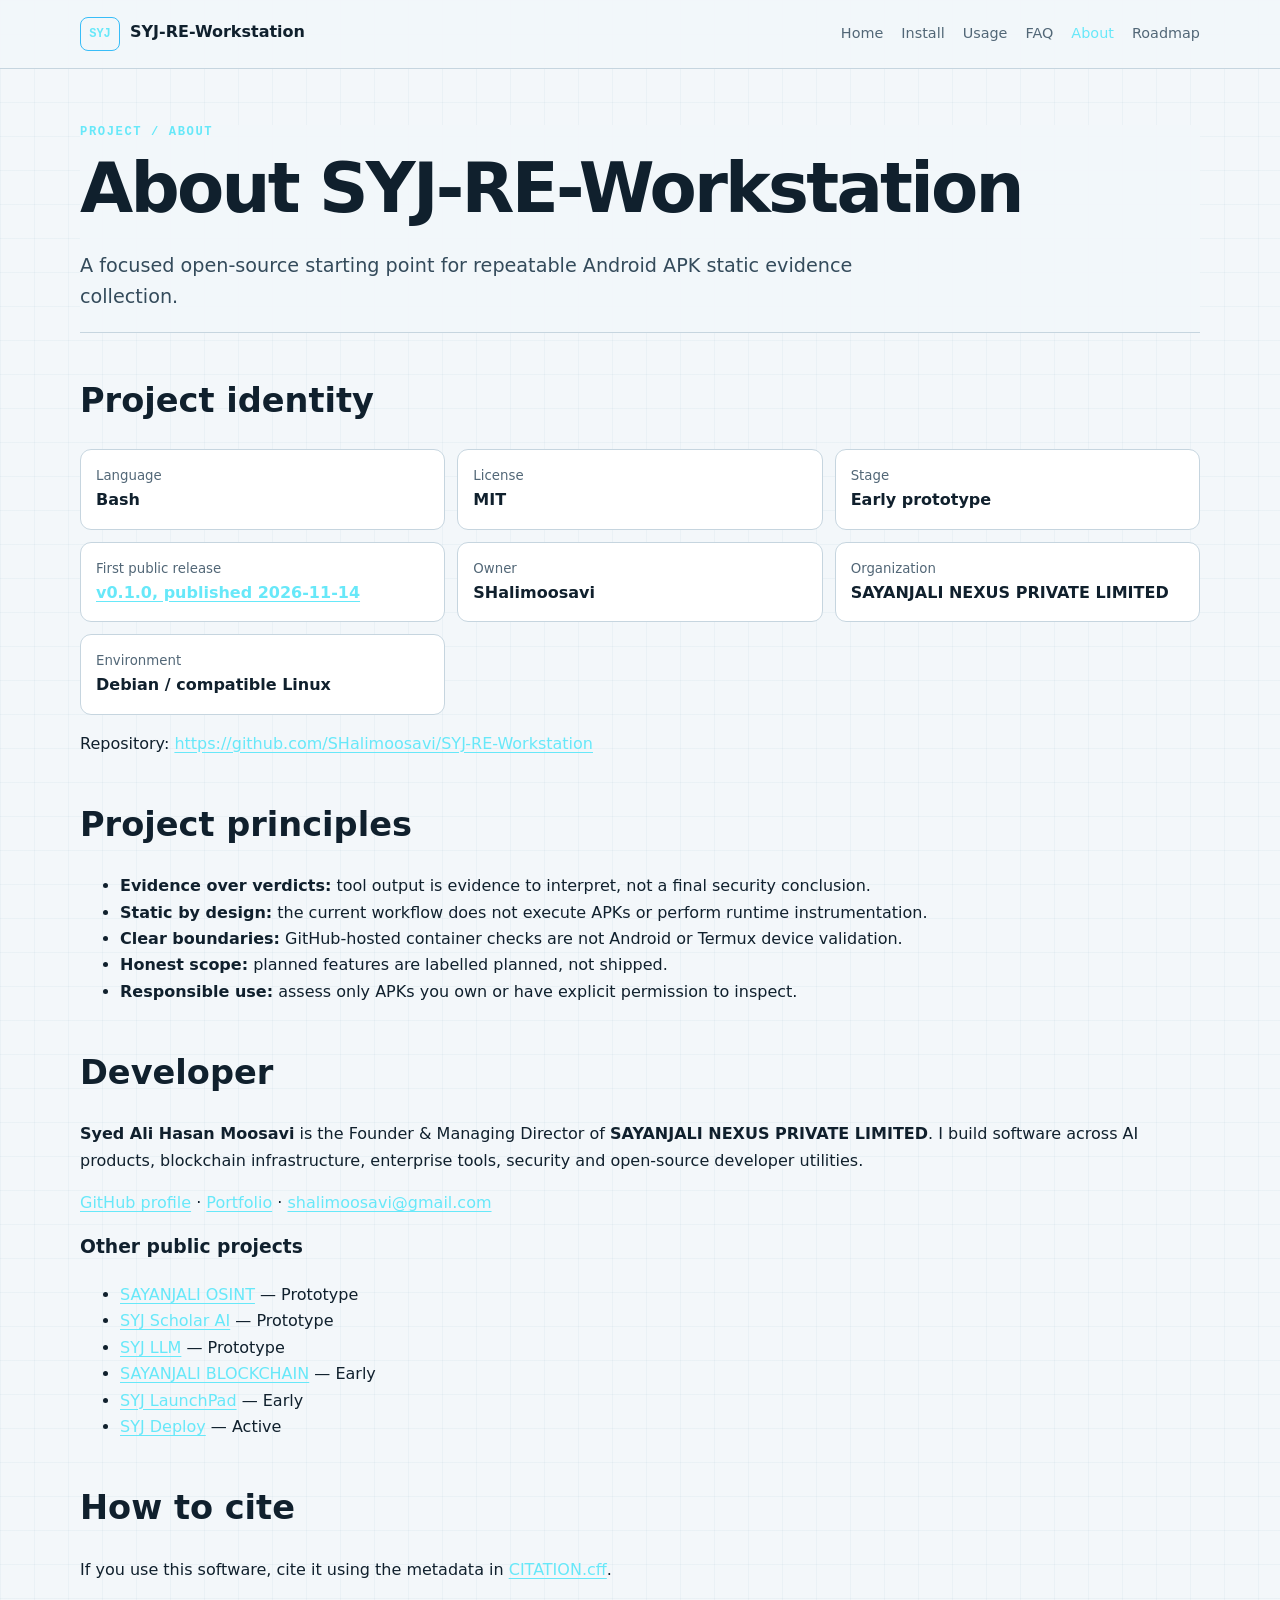
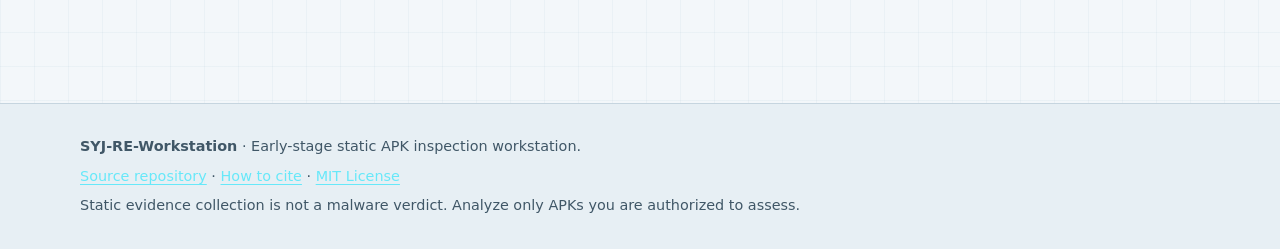
<file: site/about/index.html>
<!DOCTYPE html><html lang="en"><head><meta charset="utf-8"><meta name="google-site-verification" content="RhRpM-kPpzv-uHKu5XET8z_0lpO1PIuzYQjgypyHrho"><meta name="viewport" content="width=device-width, initial-scale=1"><title>About SYJ-RE-Workstation | Developer and Principles</title><meta name="description" content="Project identity, open-source principles, developer information, organization details and citation guidance."><link rel="canonical" href="https://shalimoosavi.github.io/SYJ-RE-Workstation/about/"><meta property="og:type" content="website"><meta property="og:site_name" content="SYJ-RE-Workstation"><meta property="og:title" content="About SYJ-RE-Workstation | Developer and Principles"><meta property="og:description" content="Project identity, open-source principles, developer information, organization details and citation guidance."><meta property="og:url" content="https://shalimoosavi.github.io/SYJ-RE-Workstation/about/"><meta property="og:image" content="https://raw.githubusercontent.com/SHalimoosavi/SYJ-RE-Workstation/main/docs/assets/syj-re-workstation-social-preview.png"><meta property="og:image:alt" content="SYJ-RE-Workstation technical banner"><meta name="twitter:card" content="summary_large_image"><meta name="twitter:title" content="About SYJ-RE-Workstation | Developer and Principles"><meta name="twitter:description" content="Project identity, open-source principles, developer information, organization details and citation guidance."><meta name="twitter:image" content="https://raw.githubusercontent.com/SHalimoosavi/SYJ-RE-Workstation/main/docs/assets/syj-re-workstation-social-preview.png"><meta name="theme-color" content="#080d14"><link rel="icon" href="../assets/favicon.svg" type="image/svg+xml"><link rel="stylesheet" href="../assets/style.css"><script defer src="../assets/site.js"></script><script type="application/ld+json">{"@context":"https://schema.org","@graph":[{"@type":"WebSite","@id":"https://shalimoosavi.github.io/SYJ-RE-Workstation/#website","url":"https://shalimoosavi.github.io/SYJ-RE-Workstation/","name":"SYJ-RE-Workstation"},{"@type":"Organization","@id":"https://shalimoosavi.github.io/SYJ-RE-Workstation/#organization","name":"SAYANJALI NEXUS PRIVATE LIMITED","url":"https://github.com/SHalimoosavi"},{"@type":"Person","@id":"https://shalimoosavi.github.io/SYJ-RE-Workstation/#person","name":"Syed Ali Hasan Moosavi","url":"https://github.com/SHalimoosavi","worksFor":{"@id":"https://shalimoosavi.github.io/SYJ-RE-Workstation/#organization"}},{"@type":"SoftwareSourceCode","@id":"https://shalimoosavi.github.io/SYJ-RE-Workstation/#software","name":"SYJ-RE-Workstation","description":"Early-stage Bash-based static inspection of Android APK files.","codeRepository":"https://github.com/SHalimoosavi/SYJ-RE-Workstation","programmingLanguage":"Bash","version":"0.1.0","dateModified":"2026-11-14","license":"https://spdx.org/licenses/MIT.html","author":{"@id":"https://shalimoosavi.github.io/SYJ-RE-Workstation/#person"},"publisher":{"@id":"https://shalimoosavi.github.io/SYJ-RE-Workstation/#organization"}},{"@type":"BreadcrumbList","itemListElement":[{"@type":"ListItem","position":1,"name":"Home","item":"https://shalimoosavi.github.io/SYJ-RE-Workstation/"},{"@type":"ListItem","position":2,"name":"About","item":"https://shalimoosavi.github.io/SYJ-RE-Workstation/about/"}]}]}</script></head><body><a class="skip" href="#main">Skip to content</a><header><div class="wrap bar"><a class="brand" href="../">SYJ-RE-Workstation</a><button type="button" class="menu" aria-expanded="false" aria-controls="nav">Menu</button><nav id="nav" aria-label="Main navigation"><a href="../">Home</a><a href="../install/">Install</a><a href="../usage/">Usage</a><a href="../faq/">FAQ</a><a href="../about/" aria-current="page">About</a><a href="../roadmap/">Roadmap</a></nav></div></header><main id="main" class="wrap"><header class="heading"><p class="eyebrow">PROJECT / ABOUT</p><h1>About SYJ-RE-Workstation</h1><p class="lead">A focused open-source starting point for repeatable Android APK static evidence collection.</p></header><section><h2>Project identity</h2><div class="facts"><div><small>Language</small><b>Bash</b></div><div><small>License</small><b>MIT</b></div><div><small>Stage</small><b>Early prototype</b></div><div><small>First public release</small><b><a href="https://github.com/SHalimoosavi/SYJ-RE-Workstation/releases/tag/v0.1.0">v0.1.0, published 2026-11-14</a></b></div><div><small>Owner</small><b>SHalimoosavi</b></div><div><small>Organization</small><b>SAYANJALI NEXUS PRIVATE LIMITED</b></div><div><small>Environment</small><b>Debian / compatible Linux</b></div></div><p>Repository: <a href="https://github.com/SHalimoosavi/SYJ-RE-Workstation">https://github.com/SHalimoosavi/SYJ-RE-Workstation</a></p></section><section><h2>Project principles</h2><ul><li><b>Evidence over verdicts:</b> tool output is evidence to interpret, not a final security conclusion.</li><li><b>Static by design:</b> the current workflow does not execute APKs or perform runtime instrumentation.</li><li><b>Clear boundaries:</b> GitHub-hosted container checks are not Android or Termux device validation.</li><li><b>Honest scope:</b> planned features are labelled planned, not shipped.</li><li><b>Responsible use:</b> assess only APKs you own or have explicit permission to inspect.</li></ul></section><section><h2>Developer</h2><p><strong>Syed Ali Hasan Moosavi</strong> is the Founder &amp; Managing Director of <strong>SAYANJALI NEXUS PRIVATE LIMITED</strong>. I build software across AI products, blockchain infrastructure, enterprise tools, security and open-source developer utilities.</p><p><a href="https://github.com/SHalimoosavi">GitHub profile</a> · <a href="https://shalimoosavi.github.io/moosavi/">Portfolio</a> · <a href="mailto:shalimoosavi@gmail.com">shalimoosavi@gmail.com</a></p><h3>Other public projects</h3><ul><li><a href="https://github.com/SHalimoosavi/sayanjali-osint">SAYANJALI OSINT</a> — Prototype</li><li><a href="https://github.com/SHalimoosavi/SYJ-SCHOLAR-AI">SYJ Scholar AI</a> — Prototype</li><li><a href="https://github.com/SHalimoosavi/SYJ-LLM">SYJ LLM</a> — Prototype</li><li><a href="https://github.com/SHalimoosavi/SAYANJALI-BLOCKCHAIN">SAYANJALI BLOCKCHAIN</a> — Early</li><li><a href="https://github.com/SHalimoosavi/SYJ-LaunchPad">SYJ LaunchPad</a> — Early</li><li><a href="https://github.com/SHalimoosavi/SYJ-DEPLOY">SYJ Deploy</a> — Active</li></ul></section><section><h2>How to cite</h2><p>If you use this software, cite it using the metadata in <a href="https://github.com/SHalimoosavi/SYJ-RE-Workstation/blob/main/CITATION.cff">CITATION.cff</a>.</p></section></main><footer><div class="wrap"><p><strong>SYJ-RE-Workstation</strong> · Early-stage static APK inspection workstation.</p><p><a href="https://github.com/SHalimoosavi/SYJ-RE-Workstation">Source repository</a> · <a href="https://github.com/SHalimoosavi/SYJ-RE-Workstation/blob/main/CITATION.cff">How to cite</a> · <a href="https://github.com/SHalimoosavi/SYJ-RE-Workstation/blob/main/LICENSE">MIT License</a></p><p>Static evidence collection is not a malware verdict. Analyze only APKs you are authorized to assess.</p></div></footer></body></html>
</file>
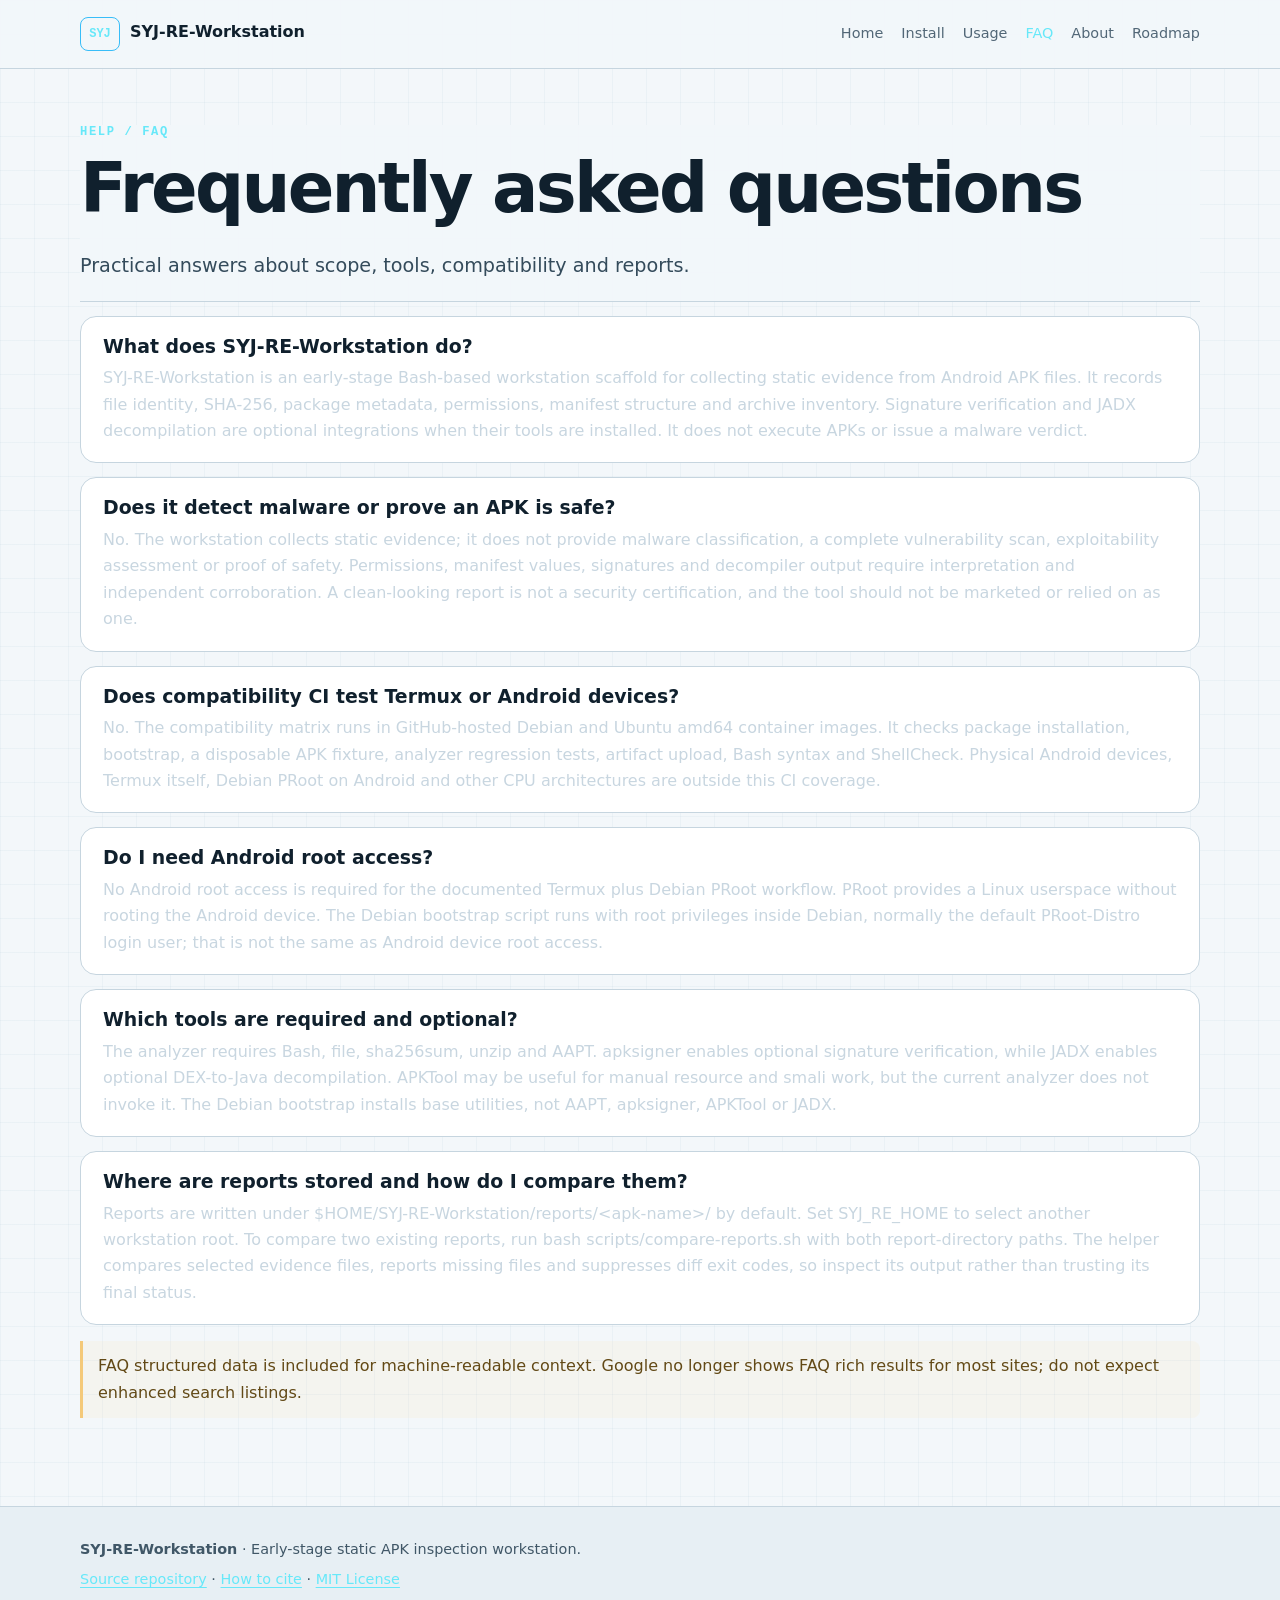
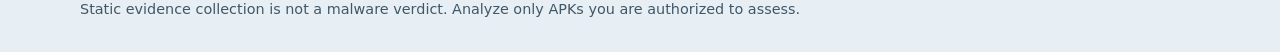
<file: site/faq/index.html>
<!DOCTYPE html><html lang="en"><head><meta charset="utf-8"><meta name="google-site-verification" content="RhRpM-kPpzv-uHKu5XET8z_0lpO1PIuzYQjgypyHrho"><meta name="viewport" content="width=device-width, initial-scale=1"><title>SYJ-RE-Workstation FAQ | Scope and Compatibility</title><meta name="description" content="Answers about APK static inspection, required tools, root access, CI coverage and report interpretation."><link rel="canonical" href="https://shalimoosavi.github.io/SYJ-RE-Workstation/faq/"><meta property="og:type" content="website"><meta property="og:site_name" content="SYJ-RE-Workstation"><meta property="og:title" content="SYJ-RE-Workstation FAQ | Scope and Compatibility"><meta property="og:description" content="Answers about APK static inspection, required tools, root access, CI coverage and report interpretation."><meta property="og:url" content="https://shalimoosavi.github.io/SYJ-RE-Workstation/faq/"><meta property="og:image" content="https://raw.githubusercontent.com/SHalimoosavi/SYJ-RE-Workstation/main/docs/assets/syj-re-workstation-social-preview.png"><meta property="og:image:alt" content="SYJ-RE-Workstation technical banner"><meta name="twitter:card" content="summary_large_image"><meta name="twitter:title" content="SYJ-RE-Workstation FAQ | Scope and Compatibility"><meta name="twitter:description" content="Answers about APK static inspection, required tools, root access, CI coverage and report interpretation."><meta name="twitter:image" content="https://raw.githubusercontent.com/SHalimoosavi/SYJ-RE-Workstation/main/docs/assets/syj-re-workstation-social-preview.png"><meta name="theme-color" content="#080d14"><link rel="icon" href="../assets/favicon.svg" type="image/svg+xml"><link rel="stylesheet" href="../assets/style.css"><script defer src="../assets/site.js"></script><script type="application/ld+json">{"@context":"https://schema.org","@graph":[{"@type":"WebSite","@id":"https://shalimoosavi.github.io/SYJ-RE-Workstation/#website","url":"https://shalimoosavi.github.io/SYJ-RE-Workstation/","name":"SYJ-RE-Workstation"},{"@type":"Organization","@id":"https://shalimoosavi.github.io/SYJ-RE-Workstation/#organization","name":"SAYANJALI NEXUS PRIVATE LIMITED","url":"https://github.com/SHalimoosavi"},{"@type":"Person","@id":"https://shalimoosavi.github.io/SYJ-RE-Workstation/#person","name":"Syed Ali Hasan Moosavi","url":"https://github.com/SHalimoosavi","worksFor":{"@id":"https://shalimoosavi.github.io/SYJ-RE-Workstation/#organization"}},{"@type":"SoftwareSourceCode","@id":"https://shalimoosavi.github.io/SYJ-RE-Workstation/#software","name":"SYJ-RE-Workstation","description":"Early-stage Bash-based static inspection of Android APK files.","codeRepository":"https://github.com/SHalimoosavi/SYJ-RE-Workstation","programmingLanguage":"Bash","version":"0.1.0","dateModified":"2026-11-14","license":"https://spdx.org/licenses/MIT.html","author":{"@id":"https://shalimoosavi.github.io/SYJ-RE-Workstation/#person"},"publisher":{"@id":"https://shalimoosavi.github.io/SYJ-RE-Workstation/#organization"}},{"@type":"BreadcrumbList","itemListElement":[{"@type":"ListItem","position":1,"name":"Home","item":"https://shalimoosavi.github.io/SYJ-RE-Workstation/"},{"@type":"ListItem","position":2,"name":"FAQ","item":"https://shalimoosavi.github.io/SYJ-RE-Workstation/faq/"}]},{"@type":"FAQPage","mainEntity":[{"@type":"Question","name":"What does SYJ-RE-Workstation do?","acceptedAnswer":{"@type":"Answer","text":"SYJ-RE-Workstation is an early-stage Bash-based workstation scaffold for collecting static evidence from Android APK files. It records file identity, SHA-256, package metadata, permissions, manifest structure and archive inventory. Signature verification and JADX decompilation are optional integrations when their tools are installed. It does not execute APKs or issue a malware verdict."}},{"@type":"Question","name":"Does it detect malware or prove an APK is safe?","acceptedAnswer":{"@type":"Answer","text":"No. The workstation collects static evidence; it does not provide malware classification, a complete vulnerability scan, exploitability assessment or proof of safety. Permissions, manifest values, signatures and decompiler output require interpretation and independent corroboration. A clean-looking report is not a security certification, and the tool should not be marketed or relied on as one."}},{"@type":"Question","name":"Does compatibility CI test Termux or Android devices?","acceptedAnswer":{"@type":"Answer","text":"No. The compatibility matrix runs in GitHub-hosted Debian and Ubuntu amd64 container images. It checks package installation, bootstrap, a disposable APK fixture, analyzer regression tests, artifact upload, Bash syntax and ShellCheck. Physical Android devices, Termux itself, Debian PRoot on Android and other CPU architectures are outside this CI coverage."}},{"@type":"Question","name":"Do I need Android root access?","acceptedAnswer":{"@type":"Answer","text":"No Android root access is required for the documented Termux plus Debian PRoot workflow. PRoot provides a Linux userspace without rooting the Android device. The Debian bootstrap script runs with root privileges inside Debian, normally the default PRoot-Distro login user; that is not the same as Android device root access."}},{"@type":"Question","name":"Which tools are required and optional?","acceptedAnswer":{"@type":"Answer","text":"The analyzer requires Bash, file, sha256sum, unzip and AAPT. apksigner enables optional signature verification, while JADX enables optional DEX-to-Java decompilation. APKTool may be useful for manual resource and smali work, but the current analyzer does not invoke it. The Debian bootstrap installs base utilities, not AAPT, apksigner, APKTool or JADX."}},{"@type":"Question","name":"Where are reports stored and how do I compare them?","acceptedAnswer":{"@type":"Answer","text":"Reports are written under $HOME/SYJ-RE-Workstation/reports/&lt;apk-name&gt;/ by default. Set SYJ_RE_HOME to select another workstation root. To compare two existing reports, run bash scripts/compare-reports.sh with both report-directory paths. The helper compares selected evidence files, reports missing files and suppresses diff exit codes, so inspect its output rather than trusting its final status."}}]}]}</script></head><body><a class="skip" href="#main">Skip to content</a><header><div class="wrap bar"><a class="brand" href="../">SYJ-RE-Workstation</a><button type="button" class="menu" aria-expanded="false" aria-controls="nav">Menu</button><nav id="nav" aria-label="Main navigation"><a href="../">Home</a><a href="../install/">Install</a><a href="../usage/">Usage</a><a href="../faq/" aria-current="page">FAQ</a><a href="../about/">About</a><a href="../roadmap/">Roadmap</a></nav></div></header><main id="main" class="wrap"><header class="heading"><p class="eyebrow">HELP / FAQ</p><h1>Frequently asked questions</h1><p class="lead">Practical answers about scope, tools, compatibility and reports.</p></header><article class="faq"><h2>What does SYJ-RE-Workstation do?</h2><p>SYJ-RE-Workstation is an early-stage Bash-based workstation scaffold for collecting static evidence from Android APK files. It records file identity, SHA-256, package metadata, permissions, manifest structure and archive inventory. Signature verification and JADX decompilation are optional integrations when their tools are installed. It does not execute APKs or issue a malware verdict.</p></article><article class="faq"><h2>Does it detect malware or prove an APK is safe?</h2><p>No. The workstation collects static evidence; it does not provide malware classification, a complete vulnerability scan, exploitability assessment or proof of safety. Permissions, manifest values, signatures and decompiler output require interpretation and independent corroboration. A clean-looking report is not a security certification, and the tool should not be marketed or relied on as one.</p></article><article class="faq"><h2>Does compatibility CI test Termux or Android devices?</h2><p>No. The compatibility matrix runs in GitHub-hosted Debian and Ubuntu amd64 container images. It checks package installation, bootstrap, a disposable APK fixture, analyzer regression tests, artifact upload, Bash syntax and ShellCheck. Physical Android devices, Termux itself, Debian PRoot on Android and other CPU architectures are outside this CI coverage.</p></article><article class="faq"><h2>Do I need Android root access?</h2><p>No Android root access is required for the documented Termux plus Debian PRoot workflow. PRoot provides a Linux userspace without rooting the Android device. The Debian bootstrap script runs with root privileges inside Debian, normally the default PRoot-Distro login user; that is not the same as Android device root access.</p></article><article class="faq"><h2>Which tools are required and optional?</h2><p>The analyzer requires Bash, file, sha256sum, unzip and AAPT. apksigner enables optional signature verification, while JADX enables optional DEX-to-Java decompilation. APKTool may be useful for manual resource and smali work, but the current analyzer does not invoke it. The Debian bootstrap installs base utilities, not AAPT, apksigner, APKTool or JADX.</p></article><article class="faq"><h2>Where are reports stored and how do I compare them?</h2><p>Reports are written under $HOME/SYJ-RE-Workstation/reports/&lt;apk-name&gt;/ by default. Set SYJ_RE_HOME to select another workstation root. To compare two existing reports, run bash scripts/compare-reports.sh with both report-directory paths. The helper compares selected evidence files, reports missing files and suppresses diff exit codes, so inspect its output rather than trusting its final status.</p></article><p class="warning">FAQ structured data is included for machine-readable context. Google no longer shows FAQ rich results for most sites; do not expect enhanced search listings.</p></main><footer><div class="wrap"><p><strong>SYJ-RE-Workstation</strong> · Early-stage static APK inspection workstation.</p><p><a href="https://github.com/SHalimoosavi/SYJ-RE-Workstation">Source repository</a> · <a href="https://github.com/SHalimoosavi/SYJ-RE-Workstation/blob/main/CITATION.cff">How to cite</a> · <a href="https://github.com/SHalimoosavi/SYJ-RE-Workstation/blob/main/LICENSE">MIT License</a></p><p>Static evidence collection is not a malware verdict. Analyze only APKs you are authorized to assess.</p></div></footer></body></html>
</file>
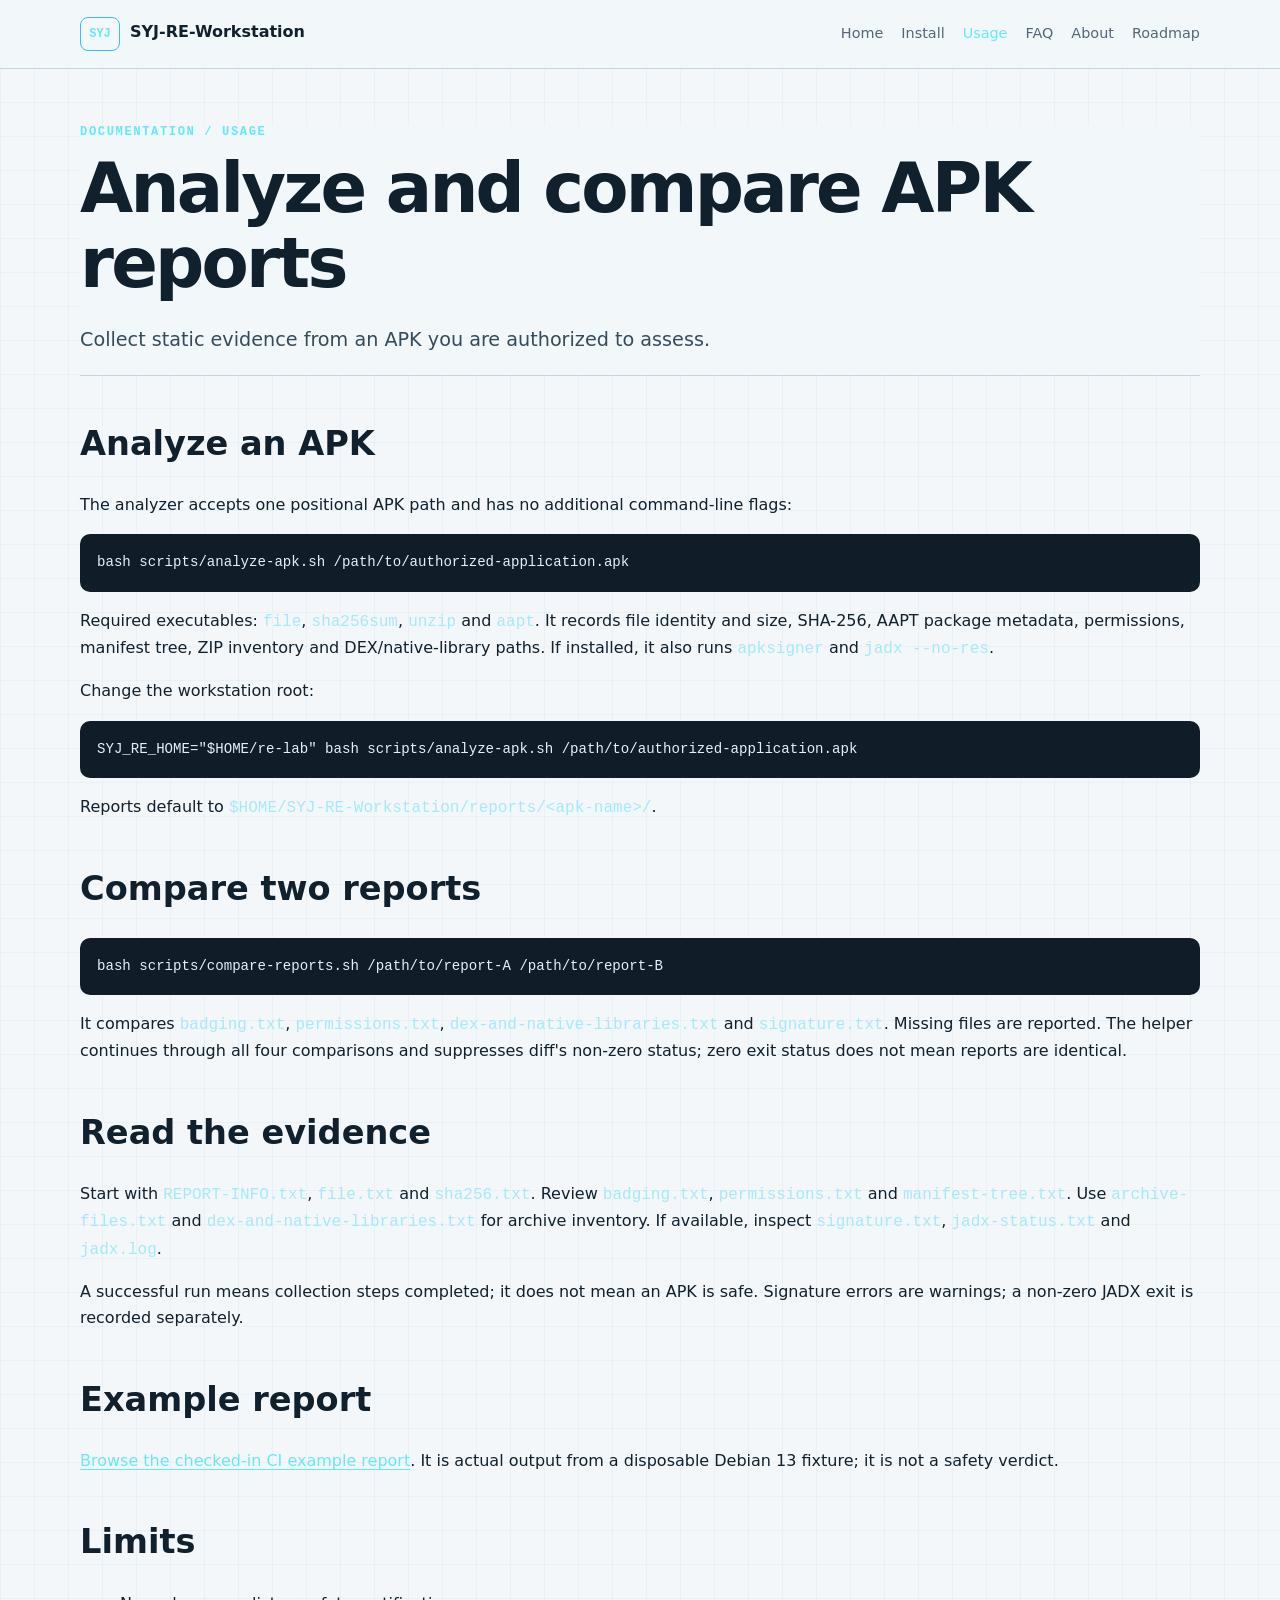
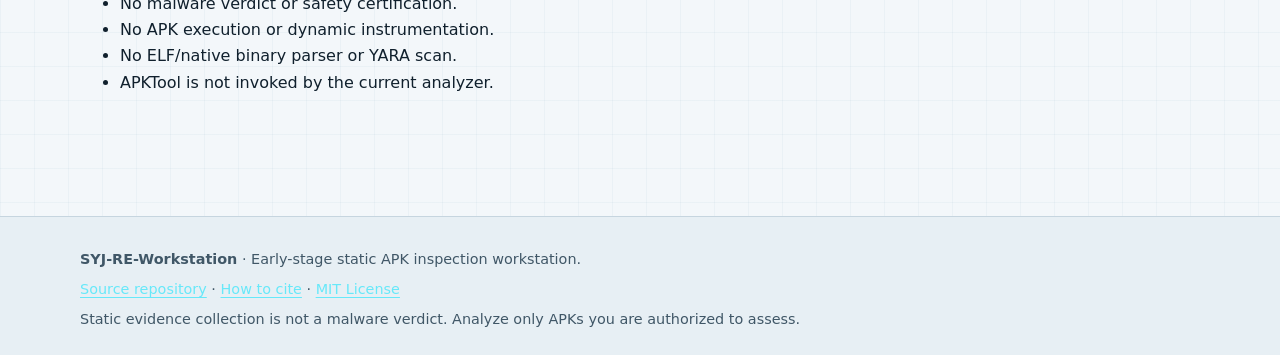
<file: site/usage/index.html>
<!DOCTYPE html><html lang="en"><head><meta charset="utf-8"><meta name="google-site-verification" content="RhRpM-kPpzv-uHKu5XET8z_0lpO1PIuzYQjgypyHrho"><meta name="viewport" content="width=device-width, initial-scale=1"><title>Use SYJ-RE-Workstation | Analyze APK Reports</title><meta name="description" content="Run the APK static analyzer, understand evidence files and compare local reports with the Bash helper."><link rel="canonical" href="https://shalimoosavi.github.io/SYJ-RE-Workstation/usage/"><meta property="og:type" content="website"><meta property="og:site_name" content="SYJ-RE-Workstation"><meta property="og:title" content="Use SYJ-RE-Workstation | Analyze APK Reports"><meta property="og:description" content="Run the APK static analyzer, understand evidence files and compare local reports with the Bash helper."><meta property="og:url" content="https://shalimoosavi.github.io/SYJ-RE-Workstation/usage/"><meta property="og:image" content="https://raw.githubusercontent.com/SHalimoosavi/SYJ-RE-Workstation/main/docs/assets/syj-re-workstation-social-preview.png"><meta property="og:image:alt" content="SYJ-RE-Workstation technical banner"><meta name="twitter:card" content="summary_large_image"><meta name="twitter:title" content="Use SYJ-RE-Workstation | Analyze APK Reports"><meta name="twitter:description" content="Run the APK static analyzer, understand evidence files and compare local reports with the Bash helper."><meta name="twitter:image" content="https://raw.githubusercontent.com/SHalimoosavi/SYJ-RE-Workstation/main/docs/assets/syj-re-workstation-social-preview.png"><meta name="theme-color" content="#080d14"><link rel="icon" href="../assets/favicon.svg" type="image/svg+xml"><link rel="stylesheet" href="../assets/style.css"><script defer src="../assets/site.js"></script><script type="application/ld+json">{"@context":"https://schema.org","@graph":[{"@type":"WebSite","@id":"https://shalimoosavi.github.io/SYJ-RE-Workstation/#website","url":"https://shalimoosavi.github.io/SYJ-RE-Workstation/","name":"SYJ-RE-Workstation"},{"@type":"Organization","@id":"https://shalimoosavi.github.io/SYJ-RE-Workstation/#organization","name":"SAYANJALI NEXUS PRIVATE LIMITED","url":"https://github.com/SHalimoosavi"},{"@type":"Person","@id":"https://shalimoosavi.github.io/SYJ-RE-Workstation/#person","name":"Syed Ali Hasan Moosavi","url":"https://github.com/SHalimoosavi","worksFor":{"@id":"https://shalimoosavi.github.io/SYJ-RE-Workstation/#organization"}},{"@type":"SoftwareSourceCode","@id":"https://shalimoosavi.github.io/SYJ-RE-Workstation/#software","name":"SYJ-RE-Workstation","description":"Early-stage Bash-based static inspection of Android APK files.","codeRepository":"https://github.com/SHalimoosavi/SYJ-RE-Workstation","programmingLanguage":"Bash","version":"0.1.0","dateModified":"2026-11-14","license":"https://spdx.org/licenses/MIT.html","author":{"@id":"https://shalimoosavi.github.io/SYJ-RE-Workstation/#person"},"publisher":{"@id":"https://shalimoosavi.github.io/SYJ-RE-Workstation/#organization"}},{"@type":"BreadcrumbList","itemListElement":[{"@type":"ListItem","position":1,"name":"Home","item":"https://shalimoosavi.github.io/SYJ-RE-Workstation/"},{"@type":"ListItem","position":2,"name":"Usage","item":"https://shalimoosavi.github.io/SYJ-RE-Workstation/usage/"}]}]}</script></head><body><a class="skip" href="#main">Skip to content</a><header><div class="wrap bar"><a class="brand" href="../">SYJ-RE-Workstation</a><button type="button" class="menu" aria-expanded="false" aria-controls="nav">Menu</button><nav id="nav" aria-label="Main navigation"><a href="../">Home</a><a href="../install/">Install</a><a href="../usage/" aria-current="page">Usage</a><a href="../faq/">FAQ</a><a href="../about/">About</a><a href="../roadmap/">Roadmap</a></nav></div></header><main id="main" class="wrap"><header class="heading"><p class="eyebrow">DOCUMENTATION / USAGE</p><h1>Analyze and compare APK reports</h1><p class="lead">Collect static evidence from an APK you are authorized to assess.</p></header><section><h2>Analyze an APK</h2><p>The analyzer accepts one positional APK path and has no additional command-line flags:</p><pre>bash scripts/analyze-apk.sh /path/to/authorized-application.apk</pre><p>Required executables: <code>file</code>, <code>sha256sum</code>, <code>unzip</code> and <code>aapt</code>. It records file identity and size, SHA-256, AAPT package metadata, permissions, manifest tree, ZIP inventory and DEX/native-library paths. If installed, it also runs <code>apksigner</code> and <code>jadx --no-res</code>.</p><p>Change the workstation root:</p><pre>SYJ_RE_HOME="$HOME/re-lab" bash scripts/analyze-apk.sh /path/to/authorized-application.apk</pre><p>Reports default to <code>$HOME/SYJ-RE-Workstation/reports/&lt;apk-name&gt;/</code>.</p></section><section><h2>Compare two reports</h2><pre>bash scripts/compare-reports.sh /path/to/report-A /path/to/report-B</pre><p>It compares <code>badging.txt</code>, <code>permissions.txt</code>, <code>dex-and-native-libraries.txt</code> and <code>signature.txt</code>. Missing files are reported. The helper continues through all four comparisons and suppresses diff's non-zero status; zero exit status does not mean reports are identical.</p></section><section><h2>Read the evidence</h2><p>Start with <code>REPORT-INFO.txt</code>, <code>file.txt</code> and <code>sha256.txt</code>. Review <code>badging.txt</code>, <code>permissions.txt</code> and <code>manifest-tree.txt</code>. Use <code>archive-files.txt</code> and <code>dex-and-native-libraries.txt</code> for archive inventory. If available, inspect <code>signature.txt</code>, <code>jadx-status.txt</code> and <code>jadx.log</code>.</p><p>A successful run means collection steps completed; it does not mean an APK is safe. Signature errors are warnings; a non-zero JADX exit is recorded separately.</p></section><section><h2>Example report</h2><p><a href="https://github.com/SHalimoosavi/SYJ-RE-Workstation/tree/main/docs/example-report">Browse the checked-in CI example report</a>. It is actual output from a disposable Debian 13 fixture; it is not a safety verdict.</p></section><section><h2>Limits</h2><ul><li>No malware verdict or safety certification.</li><li>No APK execution or dynamic instrumentation.</li><li>No ELF/native binary parser or YARA scan.</li><li>APKTool is not invoked by the current analyzer.</li></ul></section></main><footer><div class="wrap"><p><strong>SYJ-RE-Workstation</strong> · Early-stage static APK inspection workstation.</p><p><a href="https://github.com/SHalimoosavi/SYJ-RE-Workstation">Source repository</a> · <a href="https://github.com/SHalimoosavi/SYJ-RE-Workstation/blob/main/CITATION.cff">How to cite</a> · <a href="https://github.com/SHalimoosavi/SYJ-RE-Workstation/blob/main/LICENSE">MIT License</a></p><p>Static evidence collection is not a malware verdict. Analyze only APKs you are authorized to assess.</p></div></footer></body></html>
</file>
<file: site/assets/style.css>
:root{color-scheme:dark light;--bg:#080d14;--panel:#101b27;--text:#e8f1f8;--muted:#a7b7c6;--cyan:#67e8f9;--blue:#38bdf8;--line:#294256;--good:#8be0c2;--planned:#f4c979}*{box-sizing:border-box}html{scroll-behavior:smooth}body{margin:0;background-color:var(--bg);background-image:linear-gradient(rgba(56,189,248,.025) 1px,transparent 1px),linear-gradient(90deg,rgba(56,189,248,.025) 1px,transparent 1px),radial-gradient(circle at 85% 5%,#0d2940 0,transparent 28rem);background-size:34px 34px,34px 34px,auto;color:var(--text);font:16px/1.65 system-ui,-apple-system,BlinkMacSystemFont,"Segoe UI",sans-serif}a{color:var(--cyan);text-underline-offset:3px}a:hover{color:#fff}a:focus-visible,button:focus-visible{outline:3px solid var(--cyan);outline-offset:3px}.wrap{width:min(1120px,calc(100% - 40px));margin:auto}.skip{position:absolute;left:-9999px;top:8px;background:var(--cyan);color:#07111b;padding:8px;z-index:10}.skip:focus{left:12px}header{border-bottom:1px solid var(--line);background:rgba(8,13,20,.94)}.bar{min-height:68px;display:flex;align-items:center;justify-content:space-between;gap:18px}.brand{font-weight:800;color:var(--text);text-decoration:none}.brand:before{content:"SYJ";display:inline-grid;place-items:center;margin-right:10px;width:38px;height:32px;border:1px solid var(--blue);border-radius:8px;color:var(--cyan);font:700 12px ui-monospace,monospace}nav{display:flex;gap:18px;flex-wrap:wrap}nav a{font-size:.9rem;color:var(--muted);text-decoration:none}nav a[aria-current=page],nav a:hover{color:var(--cyan)}.menu{display:none;background:#132334;color:var(--text);border:1px solid var(--line);border-radius:8px;padding:7px 12px}.wrap#main,main.wrap{padding-block:44px 72px}.hero,.panel,.faq{border:1px solid var(--line);border-radius:16px;background:linear-gradient(145deg,rgba(19,35,52,.94),rgba(9,20,31,.9));padding:clamp(20px,4vw,40px);margin-bottom:30px}.eyebrow{color:var(--cyan);font:700 .76rem ui-monospace,monospace;letter-spacing:.13em;text-transform:uppercase}.hero h1,.heading h1{font-size:clamp(2.2rem,6vw,4.3rem);line-height:1.08;letter-spacing:-.04em;margin:.35em 0}.lead{font-size:1.2rem;color:#c6d6e2;max-width:800px}.banner{display:block;width:100%;height:auto;max-height:430px;object-fit:cover;border:1px solid #34556b;border-radius:12px;margin-top:22px}.btn{display:inline-block;padding:9px 16px;border:1px solid var(--blue);border-radius:8px;background:#075b7b;color:#fff;text-decoration:none;font-weight:700}.btn.alt{background:transparent;color:var(--cyan)}.warning{border-left:3px solid var(--planned);padding:12px 15px;background:rgba(244,201,121,.08);color:#f0dfbd;border-radius:0 8px 8px 0}.eyebrow+h1{margin-top:8px}section{margin:48px 0}h2{font-size:clamp(1.5rem,3vw,2.1rem);line-height:1.2}h3{margin-top:0}.facts{display:grid;grid-template-columns:repeat(3,1fr);gap:12px;margin-top:22px}.facts>div{padding:15px;border:1px solid var(--line);border-radius:11px;background:var(--panel)}small{display:block;color:var(--muted)}.facts b{display:block}.columns{display:grid;grid-template-columns:1fr 1fr;gap:15px}.good{color:var(--good)}.planned{color:var(--planned)}.code{position:relative;background:#070c12;border:1px solid var(--line);border-radius:12px;margin:14px 0;overflow:hidden}.code button{position:absolute;right:10px;top:10px;background:#11283a;color:var(--cyan);border:1px solid #37627c;border-radius:6px;padding:5px 10px;cursor:pointer}.code pre,pre{overflow:auto;padding:17px;background:#070c12;color:#d8edf8;font: .88rem/1.65 ui-monospace,SFMono-Regular,Consolas,monospace;border-radius:10px}code{font-family:ui-monospace,monospace;color:#a5e9f6}table{border-collapse:collapse;width:100%;margin:16px 0;background:rgba(12,24,36,.8)}th,td{text-align:left;padding:11px 14px;border-bottom:1px solid var(--line)}th{color:var(--cyan);font:700 .8rem ui-monospace,monospace}figure img{width:100%;height:auto;border:1px solid var(--line);border-radius:12px}figcaption,footer{color:var(--muted);font-size:.9rem}.faq{padding:18px 22px;margin:14px 0}.faq h2{font-size:1.18rem;margin:0 0 8px}.faq p{margin:0;color:#c8d6e0}details{background:var(--panel);border:1px solid var(--line);padding:13px 16px;border-radius:10px;margin:12px 0}summary{cursor:pointer;color:var(--cyan);font-weight:700}footer{border-top:1px solid var(--line);background:#070b11;padding:25px 0}footer p{margin:6px 0}@media(max-width:760px){.facts{grid-template-columns:1fr 1fr}.columns{grid-template-columns:1fr}.menu{display:block}nav{display:none;position:absolute;top:68px;left:0;right:0;padding:15px 22px;background:#09121d;z-index:4;flex-direction:column}nav.open{display:flex}}@media(max-width:480px){.wrap{width:calc(100% - 28px)}.facts{grid-template-columns:1fr}.hero{padding:20px}}@media(prefers-reduced-motion:reduce){*,*::before,*::after{scroll-behavior:auto!important;animation:none!important;transition:none!important}}@media(prefers-color-scheme:light){:root{--bg:#f3f7fa;--panel:#fff;--text:#10202d;--muted:#526777;--line:#c6d5df}body{background-color:var(--bg);background-image:linear-gradient(rgba(0,90,130,.035) 1px,transparent 1px),linear-gradient(90deg,rgba(0,90,130,.035) 1px,transparent 1px)}header{background:rgba(243,247,250,.96)}.hero,.panel,.faq,.facts>div{background:#fff}.lead{color:#344b5b}.warning{color:#624916}.code pre,pre{background:#101c28;color:#e2f2fa}footer{background:#e7eff4;color:#405767}}
.terminal-demo{border:1px solid #31556d;border-radius:12px;background:#070c12;overflow:hidden;margin:18px 0}.term-label{margin:0;padding:9px 15px;color:#67e8f9;border-bottom:1px solid #294256;font:700 .75rem ui-monospace,monospace;letter-spacing:.12em}.terminal-demo pre{margin:0;white-space:pre-wrap}.terminal-demo code{display:block;overflow:hidden;max-width:100%;animation:type-reveal 3.2s steps(62,end) both}.hero{animation:fade-rise .65s ease both}section{animation:fade-rise .55s ease both}figure{position:relative}figure:after{content:"";display:block;height:2px;width:34%;margin-top:7px;background:linear-gradient(90deg,transparent,#38bdf8,transparent);animation:flow-line 6s linear infinite}@keyframes fade-rise{from{opacity:0;transform:translateY(9px)}to{opacity:1;transform:translateY(0)}}@keyframes type-reveal{from{max-height:0}to{max-height:220px}}@keyframes flow-line{from{transform:translateX(0)}to{transform:translateX(190%)}}@media(prefers-reduced-motion:reduce){.terminal-demo code{animation:none}figure:after{animation:none}}
/* Homepage CI report excerpt: keep long evidence lines inside their own scroll region. */
.hero-output{min-width:0;max-width:100%;margin:22px 0 4px;border:1px solid #31556d;border-radius:12px;background:#070c12;overflow:hidden}
.hero-output>.term-label{padding:10px 14px;color:#67e8f9;border-bottom:1px solid #294256;font:700 .78rem/1.4 system-ui,-apple-system,"Segoe UI",sans-serif;letter-spacing:.02em}
.hero-output .report-file{min-width:0}
.hero-output .report-file+.report-file{border-top:1px solid #294256}
.hero-output .report-file>span{display:block;padding:8px 14px 0;color:#a7b7c6;font:700 .7rem/1.4 ui-monospace,SFMono-Regular,Consolas,monospace}
.hero-output pre{display:block;width:100%;max-width:100%;min-width:0;margin:0;padding:10px 14px 14px;overflow-x:auto;overflow-y:hidden;white-space:pre;overscroll-behavior-x:contain;-webkit-overflow-scrolling:touch;border-radius:0;background:#070c12}
.hero-output code{display:block;min-width:max-content;color:#d8edf8;font:.78rem/1.65 ui-monospace,SFMono-Regular,Consolas,monospace}
@media(max-width:480px){.hero .eyebrow{white-space:nowrap;font-size:.58rem;letter-spacing:.035em}}
</file>
